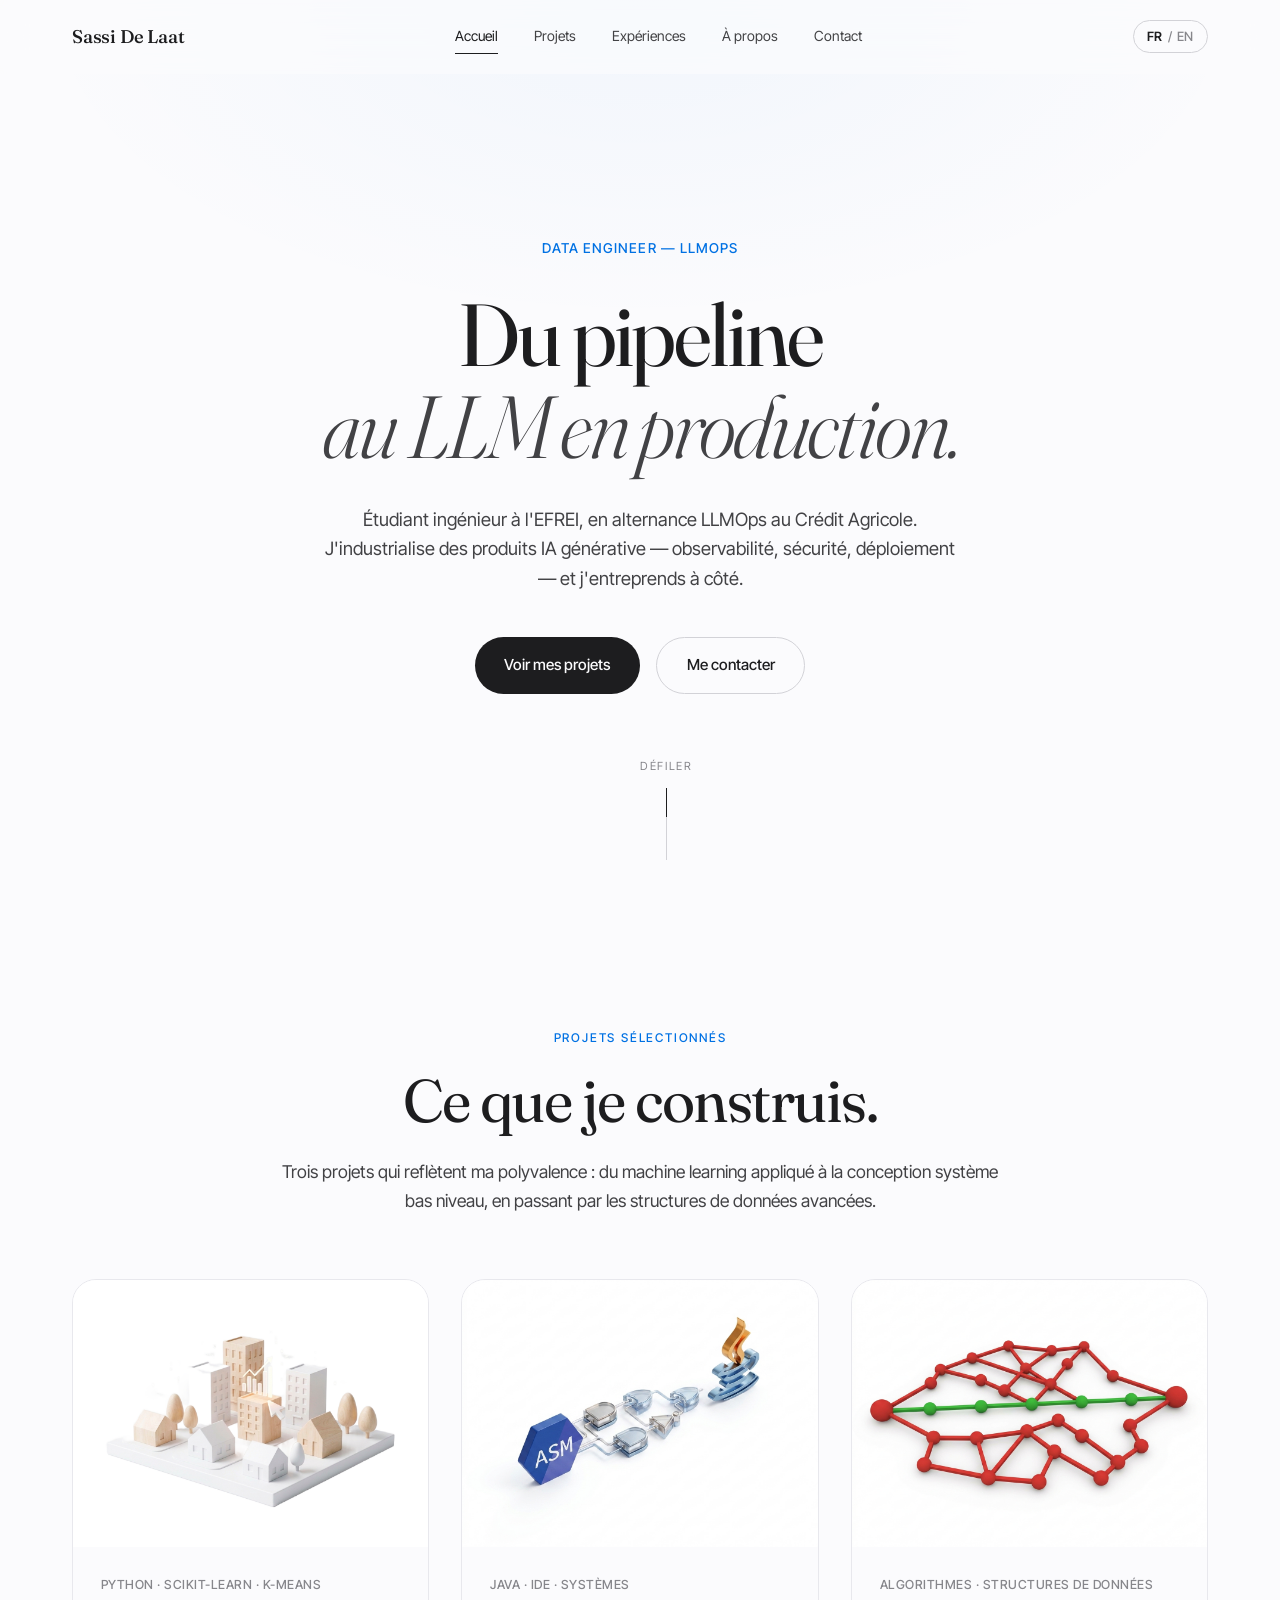
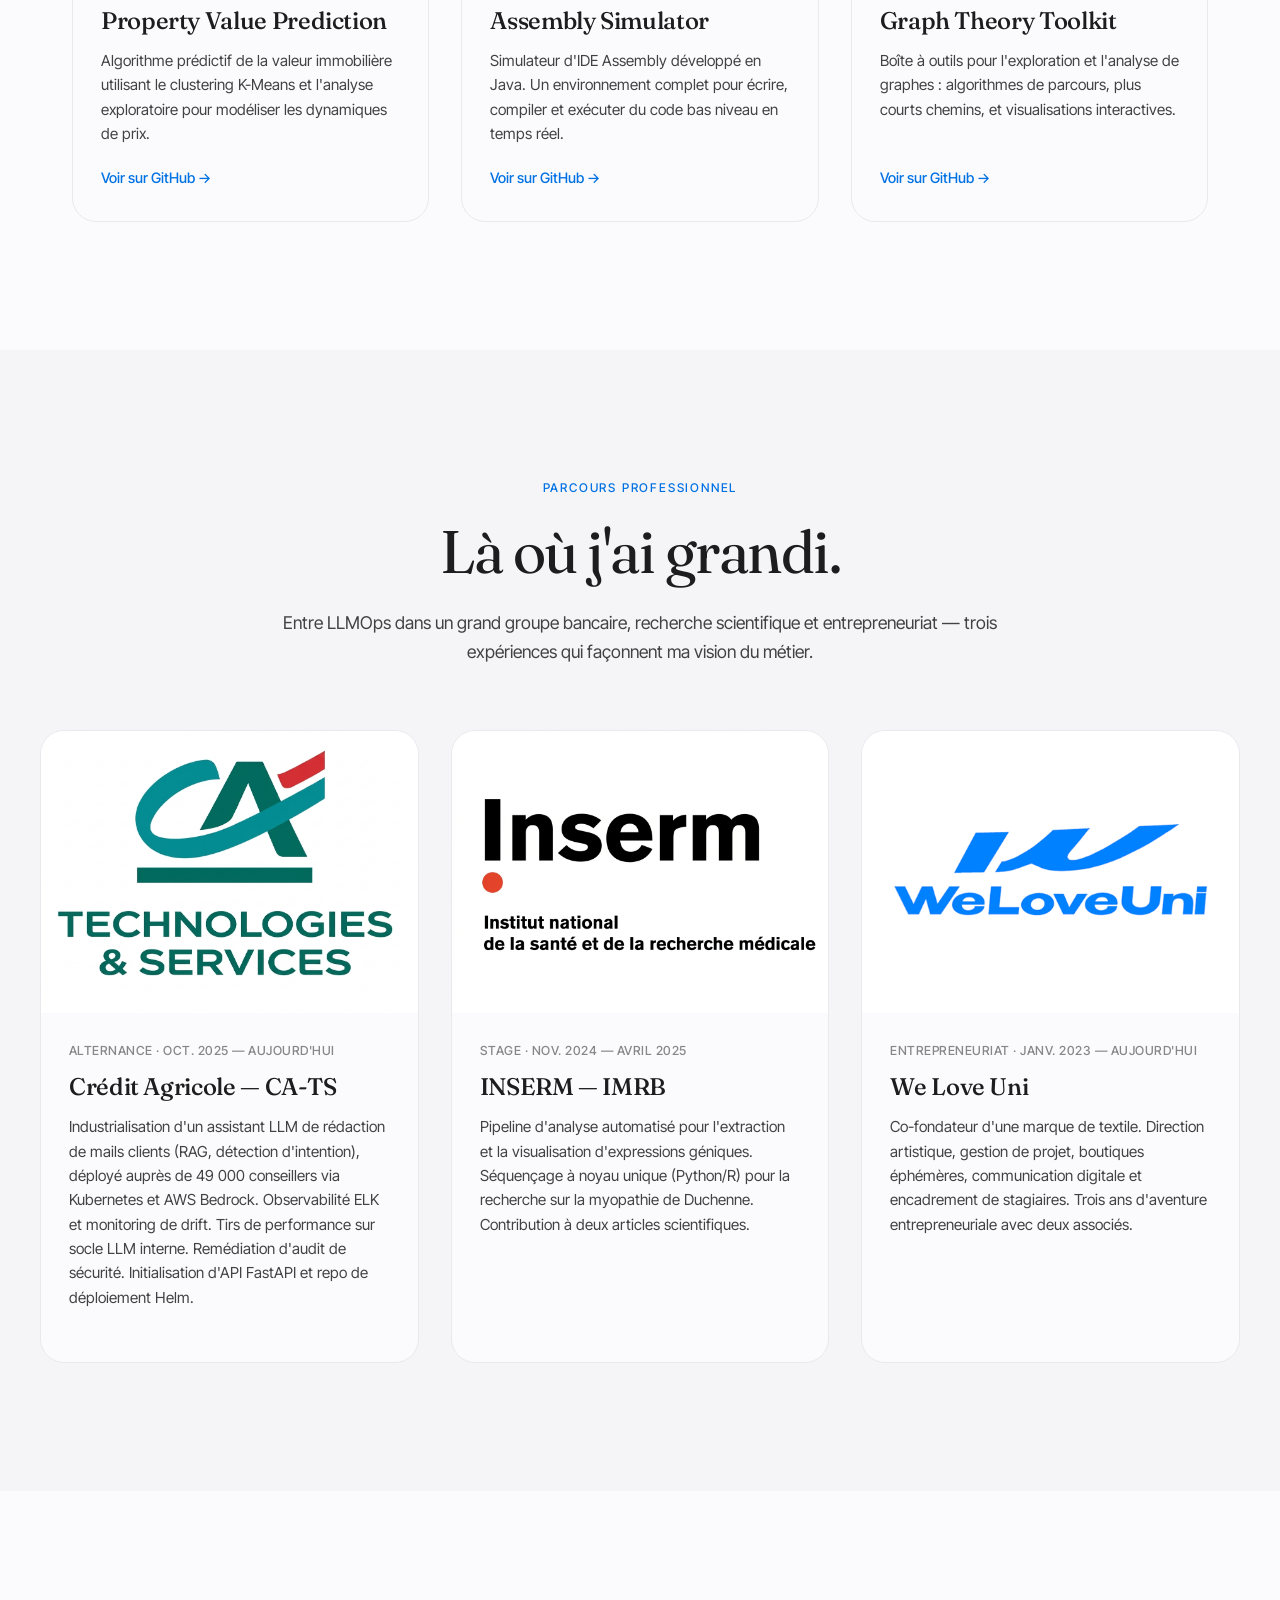
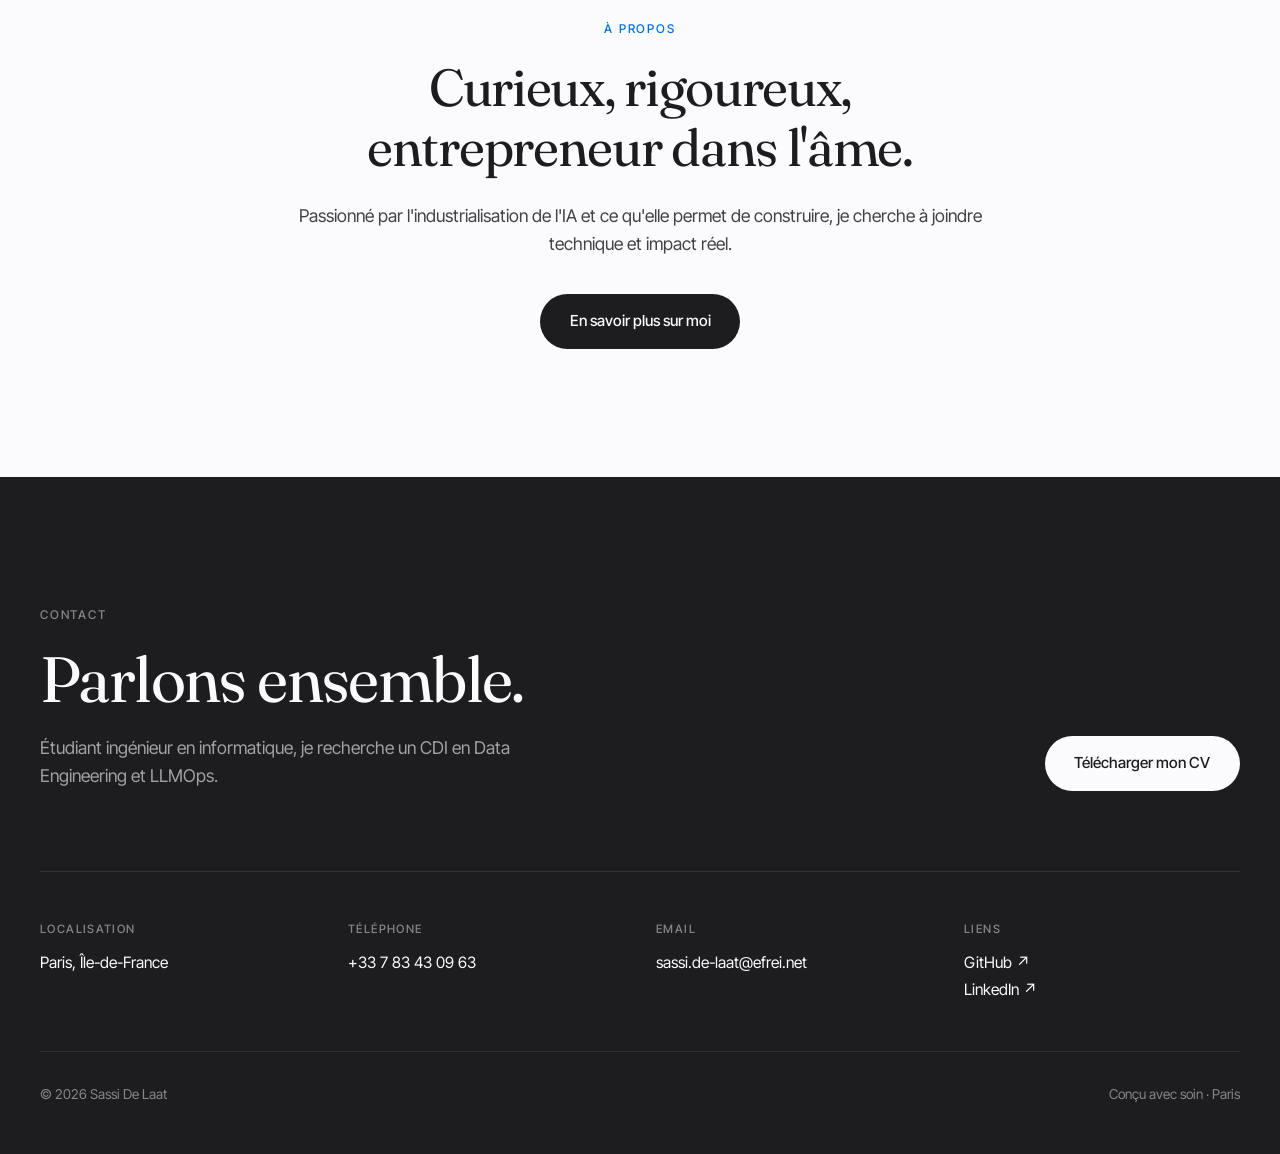
<file: index.html>
<!DOCTYPE html>
<html lang="fr">
<head>
  <meta charset="UTF-8" />
  <meta name="viewport" content="width=device-width, initial-scale=1.0" />
  <meta name="description" content="Sassi De Laat — Data Engineer & LLMOps. Étudiant ingénieur à l'EFREI, majeure Big Data & Machine Learning. Industrialisation de produits IA générative." />
  <title>Sassi De Laat — Data Engineer · LLMOps</title>
  <link rel="preconnect" href="https://fonts.googleapis.com" />
  <link rel="preconnect" href="https://fonts.gstatic.com" crossorigin />
  <link href="https://fonts.googleapis.com/css2?family=Fraunces:opsz,wght@9..144,300;9..144,400;9..144,500;9..144,600&family=Inter+Tight:wght@300;400;500;600&display=swap" rel="stylesheet" />
  <link rel="stylesheet" href="assets/style.css" />
</head>
<body>
  <!-- NAVIGATION -->
  <nav class="nav">
    <div class="nav-inner">
      <a href="index.html" class="nav-logo">Sassi De Laat</a>
      <div class="nav-links">
        <a href="index.html" class="nav-link active" data-i18n="nav.home">Accueil</a>
        <a href="index.html#projects" class="nav-link" data-i18n="nav.projects">Projets</a>
        <a href="index.html#experience" class="nav-link" data-i18n="nav.experience">Expériences</a>
        <a href="about.html" class="nav-link" data-i18n="nav.about">À propos</a>
        <a href="index.html#contact" class="nav-link" data-i18n="nav.contact">Contact</a>
      </div>
      <button class="lang-toggle" id="langToggle" aria-label="Change language">
        <span class="lang-current">FR</span>
        <span class="lang-sep">/</span>
        <span class="lang-other">EN</span>
      </button>
    </div>
  </nav>

  <!-- HERO -->
  <header class="hero">
    <div class="hero-inner">
      <p class="hero-eyebrow" data-i18n="hero.eyebrow">Data Engineer — LLMOps</p>
      <h1 class="hero-title">
        <span data-i18n="hero.title.1">Du pipeline</span><br />
        <em data-i18n="hero.title.2">au LLM en production.</em>
      </h1>
      <p class="hero-subtitle" data-i18n="hero.subtitle">Étudiant ingénieur à l'EFREI, en alternance LLMOps au Crédit Agricole. J'industrialise des produits IA générative — observabilité, sécurité, déploiement — et j'entreprends à côté.</p>
      <div class="hero-ctas">
        <a href="#projects" class="btn btn-primary" data-i18n="hero.cta.projects">Voir mes projets</a>
        <a href="#contact" class="btn btn-ghost" data-i18n="hero.cta.contact">Me contacter</a>
      </div>
    </div>
    <div class="hero-scroll">
      <span data-i18n="hero.scroll">Défiler</span>
      <div class="hero-scroll-line"></div>
    </div>
  </header>

  <!-- PROJECTS -->
  <section class="section" id="projects">
    <div class="section-head">
      <p class="section-label" data-i18n="projects.label">Projets sélectionnés</p>
      <h2 class="section-title" data-i18n="projects.title">Ce que je construis.</h2>
      <p class="section-desc" data-i18n="projects.desc">Trois projets qui reflètent ma polyvalence : du machine learning appliqué à la conception système bas niveau, en passant par les structures de données avancées.</p>
    </div>

    <div class="grid-3">
      <a href="https://github.com/Sassidl/Property-value-prediction" class="card" target="_blank" rel="noopener">
        <div class="card-image">
          <img src="assets/images/project-property.png" alt="Property Value Prediction" onerror="this.style.display='none';this.parentElement.classList.add('no-image');" />
          <div class="card-image-placeholder"><span>01</span></div>
        </div>
        <div class="card-body">
          <p class="card-meta">Python · Scikit-learn · K-Means</p>
          <h3 class="card-title">Property Value Prediction</h3>
          <p class="card-desc" data-i18n="project.1.desc">Algorithme prédictif de la valeur immobilière utilisant le clustering K-Means et l'analyse exploratoire pour modéliser les dynamiques de prix.</p>
          <span class="card-link" data-i18n="project.link">Voir sur GitHub →</span>
        </div>
      </a>

      <a href="https://github.com/Sassidl/Java-Assembler-Simulator" class="card" target="_blank" rel="noopener">
        <div class="card-image">
          <img src="assets/images/project-assembly.png" alt="Assembly Simulator" onerror="this.style.display='none';this.parentElement.classList.add('no-image');" />
          <div class="card-image-placeholder"><span>02</span></div>
        </div>
        <div class="card-body">
          <p class="card-meta">Java · IDE · Systèmes</p>
          <h3 class="card-title">Assembly Simulator</h3>
          <p class="card-desc" data-i18n="project.2.desc">Simulateur d'IDE Assembly développé en Java. Un environnement complet pour écrire, compiler et exécuter du code bas niveau en temps réel.</p>
          <span class="card-link" data-i18n="project.link">Voir sur GitHub →</span>
        </div>
      </a>

      <a href="https://github.com/Sassidl/GraphTheoryToolkit" class="card" target="_blank" rel="noopener">
        <div class="card-image">
          <img src="assets/images/project-graph.png" alt="Graph Theory Toolkit" onerror="this.style.display='none';this.parentElement.classList.add('no-image');" />
          <div class="card-image-placeholder"><span>03</span></div>
        </div>
        <div class="card-body">
          <p class="card-meta">Algorithmes · Structures de données</p>
          <h3 class="card-title">Graph Theory Toolkit</h3>
          <p class="card-desc" data-i18n="project.3.desc">Boîte à outils pour l'exploration et l'analyse de graphes : algorithmes de parcours, plus courts chemins, et visualisations interactives.</p>
          <span class="card-link" data-i18n="project.link">Voir sur GitHub →</span>
        </div>
      </a>
    </div>
  </section>

  <!-- EXPERIENCE -->
  <section class="section section-alt" id="experience">
    <div class="section-head">
      <p class="section-label" data-i18n="exp.label">Parcours professionnel</p>
      <h2 class="section-title" data-i18n="exp.title">Mes experiences professionelles</h2>
      <p class="section-desc" data-i18n="exp.desc">Entre LLMOps dans un grand groupe bancaire, recherche scientifique et entrepreneuriat — trois expériences qui façonnent ma vision du métier.</p>
    </div>

    <div class="grid-3">
      <article class="card card-exp">
        <div class="card-image">
          <img src="assets/images/exp-ca.png" alt="Crédit Agricole" onerror="this.style.display='none';this.parentElement.classList.add('no-image');" />
          <div class="card-image-placeholder card-image-placeholder-exp"><span>CA</span></div>
        </div>
        <div class="card-body">
          <p class="card-meta" data-i18n="exp.1.meta">Alternance · Oct. 2025 — Aujourd'hui</p>
          <h3 class="card-title">Crédit Agricole — CA-TS</h3>
          <p class="card-desc" data-i18n="exp.1.desc">Industrialisation d'un assistant LLM de rédaction de mails clients (RAG, détection d'intention), déployé auprès de 49 000 conseillers via Kubernetes et AWS Bedrock. Observabilité ELK et monitoring de drift. Tirs de performance sur socle LLM interne. Remédiation d'audit de sécurité. Initialisation d'API FastAPI et repo de déploiement Helm.</p>
        </div>
      </article>

      <article class="card card-exp">
        <div class="card-image">
          <img src="assets/images/exp-inserm.png" alt="INSERM" onerror="this.style.display='none';this.parentElement.classList.add('no-image');" />
          <div class="card-image-placeholder card-image-placeholder-exp"><span>IN</span></div>
        </div>
        <div class="card-body">
          <p class="card-meta" data-i18n="exp.2.meta">Stage · Nov. 2024 — Avril 2025</p>
          <h3 class="card-title">INSERM — IMRB</h3>
          <p class="card-desc" data-i18n="exp.2.desc">Pipeline d'analyse automatisé pour l'extraction et la visualisation d'expressions géniques. Séquençage à noyau unique (Python/R) pour la recherche sur la myopathie de Duchenne. Contribution à un articles scientifiques.</p>
        </div>
      </article>

      <article class="card card-exp">
        <div class="card-image">
          <img src="assets/images/exp-weloveuni.png" alt="We Love Uni" onerror="this.style.display='none';this.parentElement.classList.add('no-image');" />
          <div class="card-image-placeholder card-image-placeholder-exp"><span>WLU</span></div>
        </div>
        <div class="card-body">
          <p class="card-meta" data-i18n="exp.3.meta">Entrepreneuriat · Janv. 2023 — Aujourd'hui</p>
          <h3 class="card-title">We Love Uni</h3>
          <p class="card-desc" data-i18n="exp.3.desc">Co-fondateur d'une marque de textile. Direction artistique, gestion de projet, boutiques éphémères, communication digitale et encadrement de stagiaires. Trois ans d'aventure entrepreneuriale avec deux associés.</p>
        </div>
      </article>
    </div>
  </section>

  <!-- ABOUT TEASER -->
  <section class="section section-teaser">
    <div class="teaser-inner">
      <p class="section-label" data-i18n="teaser.label">À propos</p>
      <h2 class="teaser-title" data-i18n="teaser.title">Curieux, rigoureux, entrepreneur dans l'âme.</h2>
      <p class="teaser-desc" data-i18n="teaser.desc">Passionné par l'industrialisation de l'IA et ce qu'elle permet de construire, je cherche à joindre technique et impact réel.</p>
      <a href="about.html" class="btn btn-primary" data-i18n="teaser.cta">En savoir plus sur moi</a>
    </div>
  </section>

  <!-- CONTACT -->
  <footer class="footer" id="contact">
    <div id="footer-root"></div>
  </footer>

  <script src="assets/footer.js"></script>
  <script src="assets/script.js"></script>
</body>
</html>
</file>
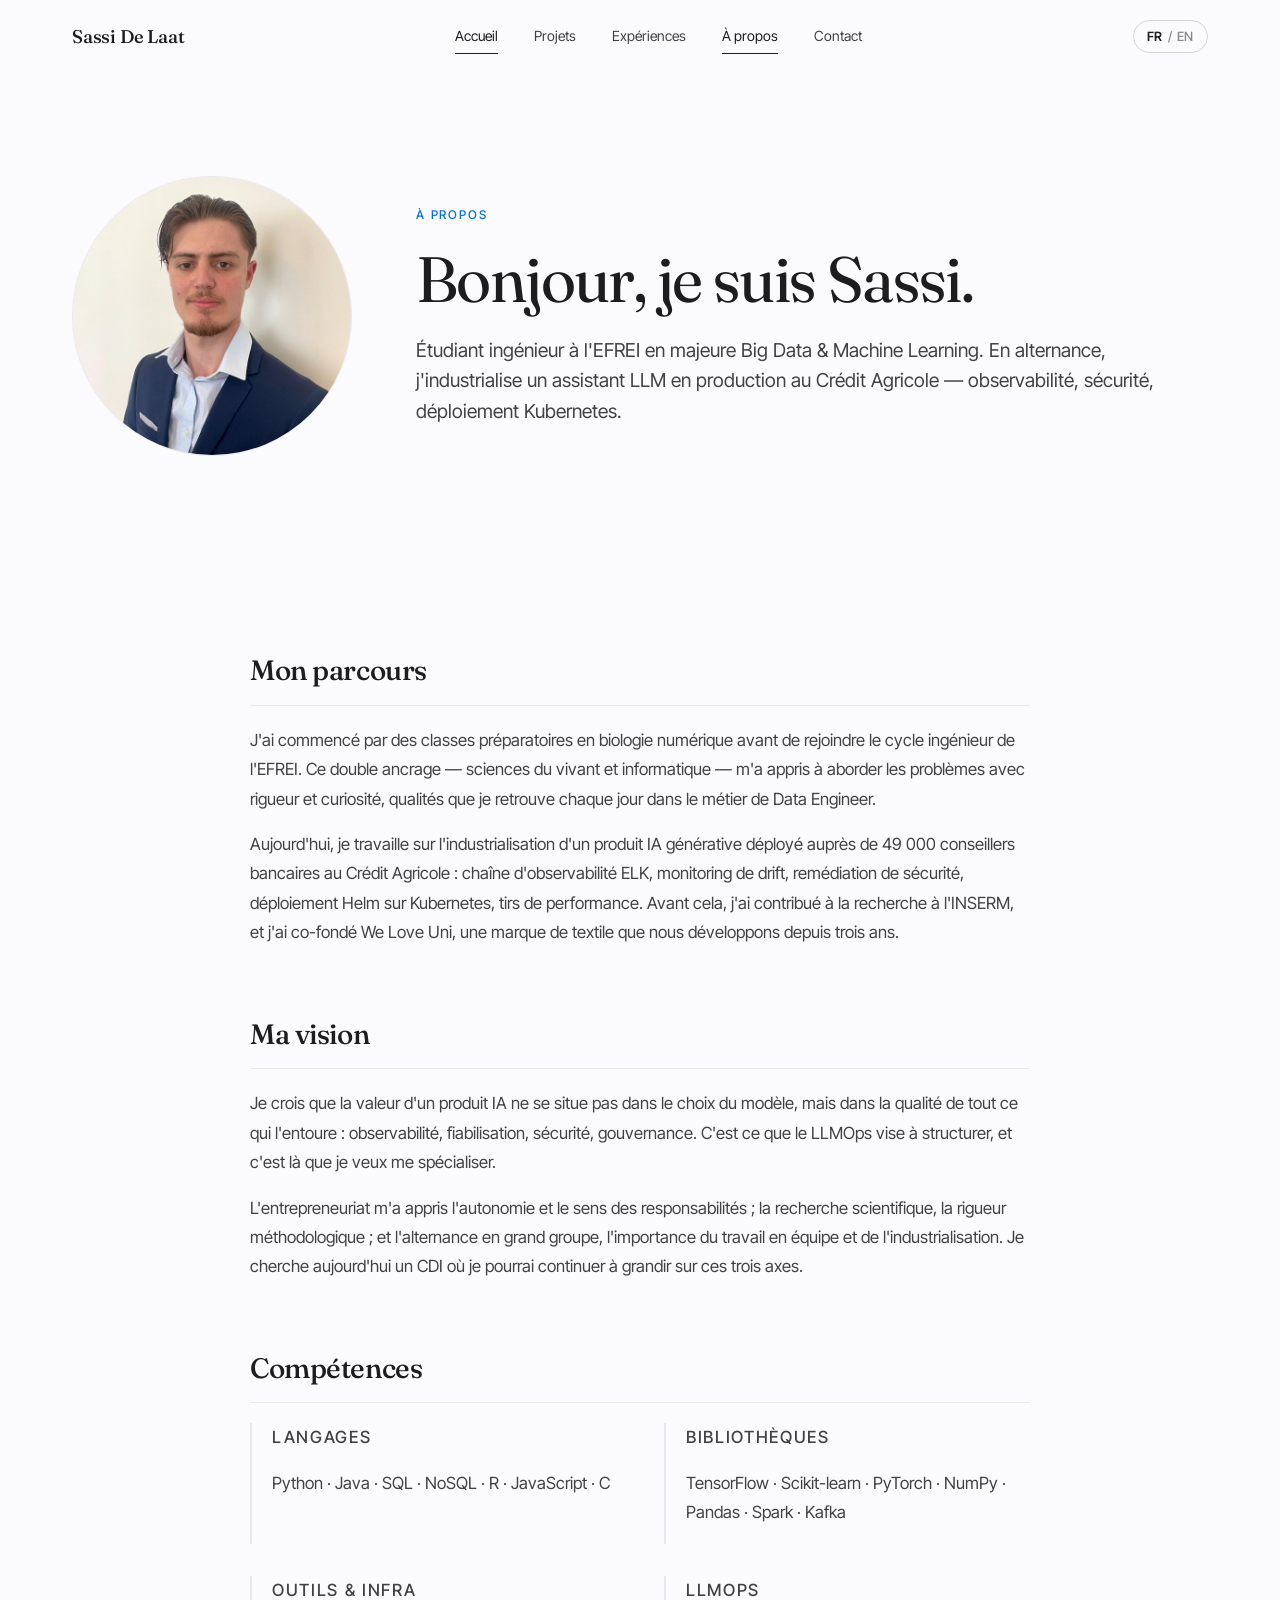
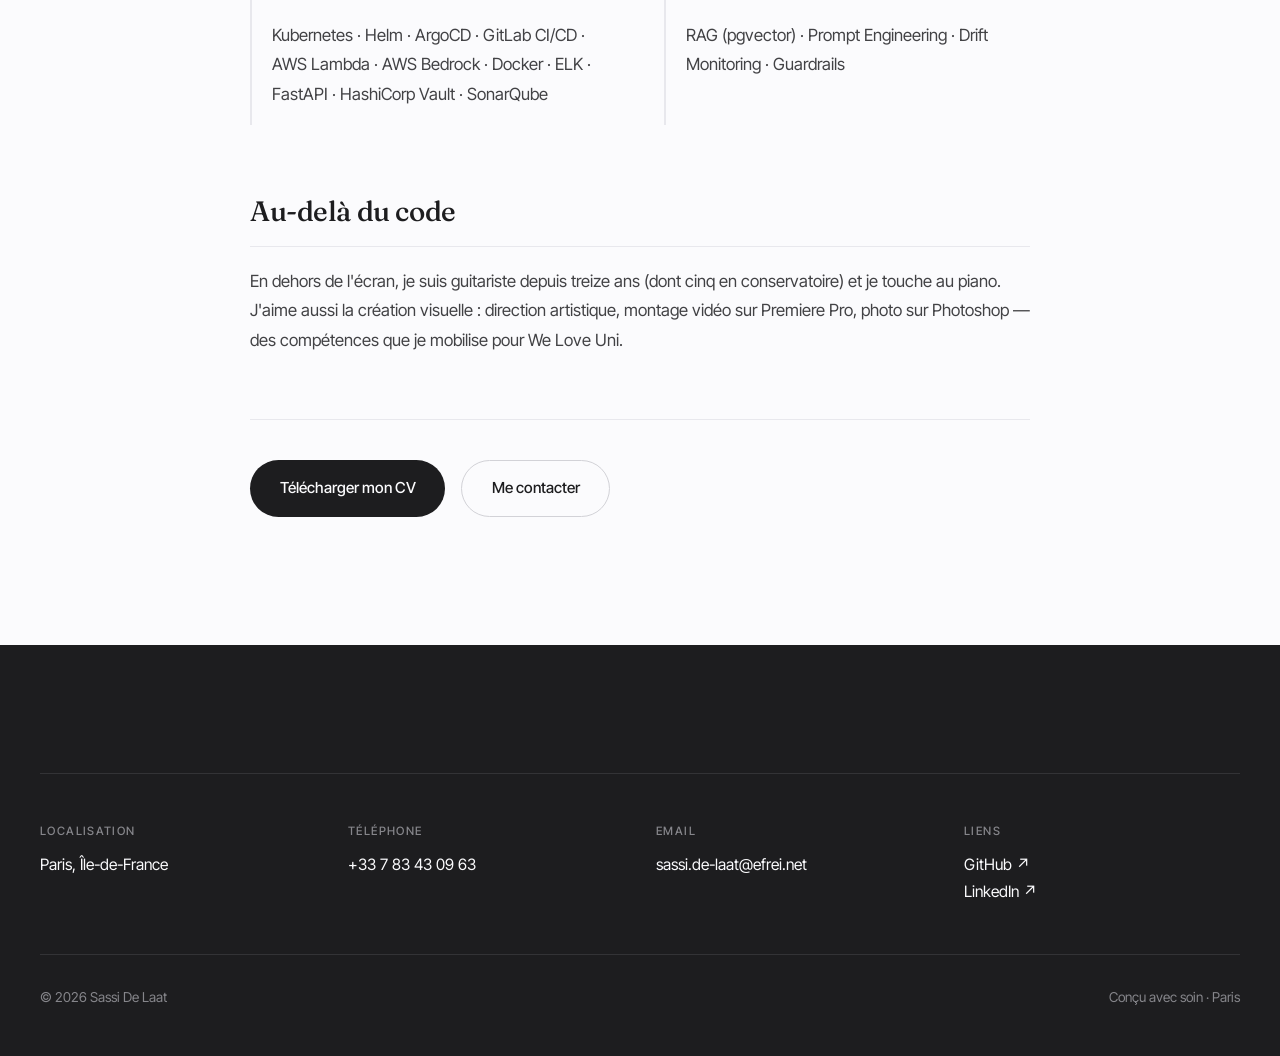
<file: about.html>
<!DOCTYPE html>
<html lang="fr">
<head>
  <meta charset="UTF-8" />
  <meta name="viewport" content="width=device-width, initial-scale=1.0" />
  <meta name="description" content="À propos de Sassi De Laat — Data Engineer & LLMOps, étudiant ingénieur EFREI." />
  <title>À propos — Sassi De Laat · LLMOps</title>
  <link rel="preconnect" href="https://fonts.googleapis.com" />
  <link rel="preconnect" href="https://fonts.gstatic.com" crossorigin />
  <link href="https://fonts.googleapis.com/css2?family=Fraunces:opsz,wght@9..144,300;9..144,400;9..144,500;9..144,600&family=Inter+Tight:wght@300;400;500;600&display=swap" rel="stylesheet" />
  <link rel="stylesheet" href="assets/style.css" />
</head>
<body>
  <!-- NAVIGATION -->
  <nav class="nav">
    <div class="nav-inner">
      <a href="index.html" class="nav-logo">Sassi De Laat</a>
      <div class="nav-links">
        <a href="index.html" class="nav-link" data-i18n="nav.home">Accueil</a>
        <a href="index.html#projects" class="nav-link" data-i18n="nav.projects">Projets</a>
        <a href="index.html#experience" class="nav-link" data-i18n="nav.experience">Expériences</a>
        <a href="about.html" class="nav-link active" data-i18n="nav.about">À propos</a>
        <a href="index.html#contact" class="nav-link" data-i18n="nav.contact">Contact</a>
      </div>
      <button class="lang-toggle" id="langToggle" aria-label="Change language">
        <span class="lang-current">FR</span>
        <span class="lang-sep">/</span>
        <span class="lang-other">EN</span>
      </button>
    </div>
  </nav>

  <!-- ABOUT HERO -->
  <section class="about-hero">
    <div class="about-hero-inner">
      <div class="about-photo">
        <img src="assets/images/profile.jpg" alt="Sassi De Laat" onerror="this.style.display='none';this.parentElement.classList.add('no-image');" />
        <div class="about-photo-placeholder">SDL</div>
      </div>
      <div class="about-intro">
        <p class="section-label" data-i18n="about.label">À propos</p>
        <h1 class="about-title" data-i18n="about.title">Bonjour, je suis Sassi.</h1>
        <p class="about-lead" data-i18n="about.lead">Étudiant ingénieur à l'EFREI en majeure Big Data & Machine Learning. En alternance, j'industrialise un assistant LLM en production au Crédit Agricole — observabilité, sécurité, déploiement Kubernetes.</p>
      </div>
    </div>
  </section>

  <!-- ABOUT CONTENT -->
  <section class="section">
    <div class="about-content">
      <div class="about-block">
        <h2 class="about-heading" data-i18n="about.story.title">Mon parcours</h2>
        <p data-i18n="about.story.p1">J'ai commencé par des classes préparatoires en biologie numérique avant de rejoindre le cycle ingénieur de l'EFREI. Ce double ancrage — sciences du vivant et informatique — m'a appris à aborder les problèmes avec rigueur et curiosité, qualités que je retrouve chaque jour dans le métier de Data Engineer.</p>
        <p data-i18n="about.story.p2">Aujourd'hui, je travaille sur l'industrialisation d'un produit IA générative déployé auprès de 49 000 conseillers bancaires au Crédit Agricole : chaîne d'observabilité ELK, monitoring de drift, remédiation de sécurité, déploiement Helm sur Kubernetes, tirs de performance. Avant cela, j'ai contribué à la recherche à l'INSERM, et j'ai co-fondé We Love Uni, une marque de textile que nous développons depuis trois ans.</p>
      </div>

      <div class="about-block">
        <h2 class="about-heading" data-i18n="about.approach.title">Ma vision</h2>
        <p data-i18n="about.approach.p1">Je crois que la valeur d'un produit IA ne se situe pas dans le choix du modèle, mais dans la qualité de tout ce qui l'entoure : observabilité, fiabilisation, sécurité, gouvernance. C'est ce que le LLMOps vise à structurer, et c'est là que je veux me spécialiser.</p>
        <p data-i18n="about.approach.p2">L'entrepreneuriat m'a appris l'autonomie et le sens des responsabilités ; la recherche scientifique, la rigueur méthodologique ; et l'alternance en grand groupe, l'importance du travail en équipe et de l'industrialisation. Je cherche aujourd'hui un CDI où je pourrai continuer à grandir sur ces trois axes.</p>
      </div>

      <div class="about-block">
        <h2 class="about-heading" data-i18n="about.skills.title">Compétences</h2>
        <div class="skills-grid">
          <div class="skill-group">
            <p class="skill-label" data-i18n="about.skills.lang">Langages</p>
            <p class="skill-list">Python · Java · SQL · NoSQL · R · JavaScript · C</p>
          </div>
          <div class="skill-group">
            <p class="skill-label" data-i18n="about.skills.libs">Bibliothèques</p>
            <p class="skill-list">TensorFlow · Scikit-learn · PyTorch · NumPy · Pandas · Spark · Kafka</p>
          </div>
          <div class="skill-group">
            <p class="skill-label" data-i18n="about.skills.tools">Outils & Infra</p>
            <p class="skill-list">Kubernetes · Helm · ArgoCD · GitLab CI/CD · AWS Lambda · AWS Bedrock · Docker · ELK · FastAPI · HashiCorp Vault · SonarQube</p>
          </div>
          <div class="skill-group">
            <p class="skill-label" data-i18n="about.skills.viz">LLMOps</p>
            <p class="skill-list">RAG (pgvector) · Prompt Engineering · Drift Monitoring · Guardrails</p>
          </div>
        </div>
      </div>

      <div class="about-block">
        <h2 class="about-heading" data-i18n="about.beyond.title">Au-delà du code</h2>
        <p data-i18n="about.beyond.p1">En dehors de l'écran, je suis guitariste depuis treize ans (dont cinq en conservatoire) et je touche au piano. J'aime aussi la création visuelle : direction artistique, montage vidéo sur Premiere Pro, photo sur Photoshop — des compétences que je mobilise pour We Love Uni.</p>
      </div>

      <div class="about-cta">
        <a href="assets/CV_Sassi_De_Laat.pdf" download class="btn btn-primary" data-i18n="about.cta.cv">Télécharger mon CV</a>
        <a href="index.html#contact" class="btn btn-ghost" data-i18n="about.cta.contact">Me contacter</a>
      </div>
    </div>
  </section>

  <!-- FOOTER -->
  <footer class="footer" id="contact">
    <div id="footer-root"></div>
  </footer>

  <script src="assets/footer.js"></script>
  <script src="assets/script.js"></script>
</body>
</html>
</file>
<file: assets/style.css>
/* ============================================
   SASSI DE LAAT — PORTFOLIO
   Design: Refined Apple-like minimalism
   ============================================ */

:root {
  /* Palette */
  --color-bg: #fbfbfd;
  --color-bg-alt: #f5f5f7;
  --color-ink: #1d1d1f;
  --color-ink-soft: #424245;
  --color-ink-muted: #86868b;
  --color-line: #d2d2d7;
  --color-line-soft: #e8e8ed;
  --color-accent: #0071e3;
  --color-accent-hover: #0077ed;

  /* Typography */
  --font-display: 'Fraunces', Georgia, serif;
  --font-body: 'Inter Tight', -apple-system, BlinkMacSystemFont, sans-serif;

  /* Spacing scale */
  --space-xs: 0.5rem;
  --space-sm: 1rem;
  --space-md: 2rem;
  --space-lg: 4rem;
  --space-xl: 8rem;
  --space-xxl: 8rem;

  /* Container */
  --container-max: 1200px;
  --container-pad: 2rem;

  /* Motion */
  --ease: cubic-bezier(0.16, 1, 0.3, 1);
  --ease-smooth: cubic-bezier(0.4, 0, 0.2, 1);
}

/* ============================================
   RESET & BASE
   ============================================ */
*, *::before, *::after {
  box-sizing: border-box;
  margin: 0;
  padding: 0;
}

html {
  scroll-behavior: smooth;
  -webkit-font-smoothing: antialiased;
  -moz-osx-font-smoothing: grayscale;
}

body {
  font-family: var(--font-body);
  font-size: 17px;
  line-height: 1.6;
  color: var(--color-ink);
  background: var(--color-bg);
  overflow-x: hidden;
}

a {
  color: inherit;
  text-decoration: none;
  transition: opacity 0.3s var(--ease);
}

img {
  max-width: 100%;
  display: block;
}

button {
  font-family: inherit;
  cursor: pointer;
  border: none;
  background: none;
}

/* ============================================
   NAVIGATION
   ============================================ */
.nav {
  position: fixed;
  top: 0;
  left: 0;
  right: 0;
  z-index: 100;
  backdrop-filter: saturate(180%) blur(20px);
  -webkit-backdrop-filter: saturate(180%) blur(20px);
  background: rgba(251, 251, 253, 0.72);
  border-bottom: 1px solid transparent;
  transition: border-color 0.3s var(--ease);
}

.nav.scrolled {
  border-bottom-color: var(--color-line-soft);
}

.nav-inner {
  max-width: var(--container-max);
  margin: 0 auto;
  padding: 1.25rem var(--container-pad);
  display: flex;
  align-items: center;
  justify-content: space-between;
  gap: 2rem;
}

.nav-logo {
  font-family: var(--font-display);
  font-size: 1.15rem;
  font-weight: 500;
  letter-spacing: -0.01em;
}

.nav-links {
  display: flex;
  gap: 2.25rem;
}

.nav-link {
  font-size: 0.875rem;
  font-weight: 400;
  color: var(--color-ink-soft);
  position: relative;
  padding: 0.25rem 0;
}

.nav-link:hover {
  color: var(--color-ink);
}

.nav-link.active {
  color: var(--color-ink);
}

.nav-link.active::after {
  content: '';
  position: absolute;
  bottom: -2px;
  left: 0;
  right: 0;
  height: 1px;
  background: var(--color-ink);
}

.lang-toggle {
  display: flex;
  align-items: center;
  gap: 0.35rem;
  font-size: 0.8rem;
  font-weight: 500;
  color: var(--color-ink-soft);
  padding: 0.5rem 0.85rem;
  border: 1px solid var(--color-line);
  border-radius: 100px;
  transition: all 0.3s var(--ease);
}

.lang-toggle:hover {
  border-color: var(--color-ink);
  color: var(--color-ink);
}

.lang-toggle .lang-current {
  color: var(--color-ink);
  font-weight: 600;
}

.lang-toggle .lang-sep {
  color: var(--color-ink-muted);
}

.lang-toggle .lang-other {
  color: var(--color-ink-muted);
}

/* ============================================
   HERO
   ============================================ */
.hero {
  min-height: 100vh;
  display: flex;
  align-items: center;
  justify-content: center;
  padding: 8rem var(--container-pad) 6rem;
  position: relative;
  background:
    radial-gradient(ellipse 80% 60% at 50% 0%, rgba(0, 113, 227, 0.04) 0%, transparent 60%),
    var(--color-bg);
}

.hero-inner {
  max-width: 900px;
  text-align: center;
  animation: fadeUp 1.2s var(--ease) both;
}

.hero-eyebrow {
  font-size: 0.85rem;
  font-weight: 500;
  letter-spacing: 0.08em;
  text-transform: uppercase;
  color: var(--color-accent);
  margin-bottom: 1.75rem;
  animation: fadeUp 0.8s var(--ease) 0.1s both;
}

.hero-title {
  font-family: var(--font-display);
  font-size: clamp(2.75rem, 7vw, 5.5rem);
  font-weight: 400;
  line-height: 1.05;
  letter-spacing: -0.03em;
  color: var(--color-ink);
  margin-bottom: 2rem;
  animation: fadeUp 0.9s var(--ease) 0.2s both;
}

.hero-title em {
  font-style: italic;
  font-weight: 300;
  color: var(--color-ink-soft);
}

.hero-subtitle {
  font-size: 1.15rem;
  line-height: 1.6;
  color: var(--color-ink-soft);
  max-width: 640px;
  margin: 0 auto 2.75rem;
  animation: fadeUp 1s var(--ease) 0.3s both;
}

.hero-ctas {
  display: flex;
  gap: 1rem;
  justify-content: center;
  flex-wrap: wrap;
  animation: fadeUp 1.1s var(--ease) 0.4s both;
}

.hero-scroll {
  position: absolute;
  bottom: 2.5rem;
  left: 50%;
  transform: translateX(-50%);
  display: flex;
  flex-direction: column;
  align-items: center;
  gap: 0.75rem;
  font-size: 0.7rem;
  letter-spacing: 0.15em;
  text-transform: uppercase;
  color: var(--color-ink-muted);
  animation: fadeUp 1.3s var(--ease) 0.6s both;
}

.hero-scroll-line {
  width: 1px;
  height: 72px;
  background: var(--color-line);
  position: relative;
  overflow: hidden;
}

.hero-scroll-line::after {
  content: '';
  position: absolute;
  top: 0;
  left: 0;
  right: 0;
  height: 40%;
  background: var(--color-ink);
  animation: scrollIndicator 2.5s infinite;
}

@keyframes fadeUp {
  from {
    opacity: 0;
    transform: translateY(24px);
  }
  to {
    opacity: 1;
    transform: translateY(0);
  }
}

@keyframes scrollIndicator {
  0% { transform: translateY(-100%); }
  50% { transform: translateY(300%); }
  100% { transform: translateY(-100%); }
}

/* ============================================
   BUTTONS
   ============================================ */
.btn {
  display: inline-flex;
  align-items: center;
  justify-content: center;
  padding: 0.95rem 1.85rem;
  font-size: 0.95rem;
  font-weight: 500;
  border-radius: 100px;
  transition: all 0.35s var(--ease);
  white-space: nowrap;
}

.btn-primary {
  background: var(--color-ink);
  color: var(--color-bg);
}

.btn-primary:hover {
  background: var(--color-accent);
  transform: translateY(-2px);
  box-shadow: 0 10px 30px rgba(0, 113, 227, 0.25);
}

.btn-ghost {
  background: transparent;
  color: var(--color-ink);
  border: 1px solid var(--color-line);
}

.btn-ghost:hover {
  border-color: var(--color-ink);
  transform: translateY(-2px);
}

/* ============================================
   SECTIONS
   ============================================ */
.section {
  padding: var(--space-xxl) var(--container-pad);
  max-width: var(--container-max);
  margin: 0 auto;
}

.section-alt {
  background: var(--color-bg-alt);
  max-width: none;
  margin: 0;
}

.section-alt > * {
  max-width: var(--container-max);
  margin-left: auto;
  margin-right: auto;
}

.section-head {
  max-width: 720px;
  margin: 0 auto var(--space-lg);
  text-align: center;
}

.section-label {
  font-size: 0.75rem;
  font-weight: 500;
  letter-spacing: 0.15em;
  text-transform: uppercase;
  color: var(--color-accent);
  margin-bottom: 1.25rem;
}

.section-title {
  font-family: var(--font-display);
  font-size: clamp(2.25rem, 5vw, 3.75rem);
  font-weight: 400;
  line-height: 1.1;
  letter-spacing: -0.025em;
  color: var(--color-ink);
  margin-bottom: 1.5rem;
}

.section-desc {
  font-size: 1.1rem;
  color: var(--color-ink-soft);
  line-height: 1.65;
}

/* ============================================
   GRID & CARDS
   ============================================ */
.grid-3 {
  display: grid;
  grid-template-columns: repeat(3, 1fr);
  gap: 2rem;
}

.card {
  display: flex;
  flex-direction: column;
  background: var(--color-bg);
  border-radius: 24px;
  overflow: hidden;
  border: 1px solid var(--color-line-soft);
  transition: all 0.5s var(--ease);
  opacity: 0;
  transform: translateY(30px);
}

.card.visible {
  opacity: 1;
  transform: translateY(0);
}

.card:hover {
  transform: translateY(-6px);
  border-color: var(--color-line);
  box-shadow: 0 30px 60px -20px rgba(0, 0, 0, 0.12);
}

.card-image {
  position: relative;
  aspect-ratio: 4 / 3;
  overflow: hidden;
  background: linear-gradient(135deg, #f5f5f7 0%, #e8e8ed 100%);
}

.card-image img {
  width: 100%;
  height: 100%;
  object-fit: cover;
  transition: transform 0.8s var(--ease);
}

.card:hover .card-image img {
  transform: scale(1.04);
}

.card-image-placeholder {
  position: absolute;
  inset: 0;
  display: flex;
  align-items: center;
  justify-content: center;
  font-family: var(--font-display);
  font-size: 4.5rem;
  font-weight: 300;
  color: var(--color-ink-muted);
  font-style: italic;
  pointer-events: none;
}

.card-image:not(.no-image) .card-image-placeholder {
  opacity: 0;
}

.card-image.no-image .card-image-placeholder {
  opacity: 1;
}

.card-image-placeholder-exp {
  font-size: 3rem;
  letter-spacing: 0.02em;
}

.card-body {
  padding: 1.75rem 1.75rem 2rem;
  display: flex;
  flex-direction: column;
  flex: 1;
}

.card-meta {
  font-size: 0.78rem;
  font-weight: 500;
  letter-spacing: 0.04em;
  color: var(--color-ink-muted);
  text-transform: uppercase;
  margin-bottom: 0.75rem;
}

.card-title {
  font-family: var(--font-display);
  font-size: 1.5rem;
  font-weight: 500;
  line-height: 1.2;
  letter-spacing: -0.015em;
  color: var(--color-ink);
  margin-bottom: 0.85rem;
}

.card-desc {
  font-size: 0.95rem;
  line-height: 1.6;
  color: var(--color-ink-soft);
  margin-bottom: 1.25rem;
  flex: 1;
}

.card-link {
  font-size: 0.9rem;
  font-weight: 500;
  color: var(--color-accent);
  display: inline-flex;
  align-items: center;
  transition: transform 0.3s var(--ease);
}

.card:hover .card-link {
  transform: translateX(4px);
}

.card-exp {
  cursor: default;
}

.card-exp:hover {
  transform: translateY(-4px);
}

/* ============================================
   TEASER SECTION
   ============================================ */
.section-teaser {
  text-align: center;
  padding: var(--space-xl) var(--container-pad);
  max-width: var(--container-max);
  margin: 0 auto;
}

.teaser-inner {
  max-width: 720px;
  margin: 0 auto;
}

.teaser-title {
  font-family: var(--font-display);
  font-size: clamp(2rem, 4.5vw, 3.25rem);
  font-weight: 400;
  line-height: 1.15;
  letter-spacing: -0.025em;
  margin: 1.25rem 0 1.5rem;
}

.teaser-desc {
  font-size: 1.1rem;
  color: var(--color-ink-soft);
  margin-bottom: 2.25rem;
}

/* ============================================
   ABOUT PAGE
   ============================================ */
.about-hero {
  padding: 11rem var(--container-pad) var(--space-lg);
  max-width: var(--container-max);
  margin: 0 auto;
}

.about-hero-inner {
  display: grid;
  grid-template-columns: 280px 1fr;
  gap: 4rem;
  align-items: center;
}

.about-photo {
  position: relative;
  aspect-ratio: 1;
  border-radius: 50%;
  overflow: hidden;
  background: linear-gradient(135deg, #f5f5f7 0%, #e8e8ed 100%);
  border: 1px solid var(--color-line-soft);
}

.about-photo img {
  width: 100%;
  height: 100%;
  object-fit: cover;
}

.about-photo-placeholder {
  position: absolute;
  inset: 0;
  display: flex;
  align-items: center;
  justify-content: center;
  font-family: var(--font-display);
  font-size: 3.5rem;
  font-weight: 300;
  color: var(--color-ink-muted);
  font-style: italic;
}

.about-photo:not(.no-image) .about-photo-placeholder {
  opacity: 0;
}

.about-photo.no-image .about-photo-placeholder {
  opacity: 1;
}

.about-title {
  font-family: var(--font-display);
  font-size: clamp(2.5rem, 5vw, 4rem);
  font-weight: 400;
  line-height: 1.1;
  letter-spacing: -0.025em;
  margin: 1rem 0 1.25rem;
}

.about-lead {
  font-size: 1.2rem;
  line-height: 1.6;
  color: var(--color-ink-soft);
}

.about-content {
  max-width: 780px;
  margin: 0 auto;
}

.about-block {
  margin-bottom: 4rem;
}

.about-heading {
  font-family: var(--font-display);
  font-size: 1.75rem;
  font-weight: 500;
  letter-spacing: -0.015em;
  margin-bottom: 1.25rem;
  padding-bottom: 0.75rem;
  border-bottom: 1px solid var(--color-line-soft);
}

.about-block p {
  font-size: 1.05rem;
  line-height: 1.75;
  color: var(--color-ink-soft);
  margin-bottom: 1rem;
}

.skills-grid {
  display: grid;
  grid-template-columns: repeat(2, 1fr);
  gap: 2rem 3rem;
  margin-top: 1rem;
}

.skill-group {
  border-left: 2px solid var(--color-line-soft);
  padding-left: 1.25rem;
}

.skill-label {
  font-size: 0.75rem;
  font-weight: 500;
  letter-spacing: 0.1em;
  text-transform: uppercase;
  color: var(--color-ink-muted);
  margin-bottom: 0.5rem;
}

.skill-list {
  font-size: 1rem;
  color: var(--color-ink);
  line-height: 1.55;
}

.about-cta {
  display: flex;
  gap: 1rem;
  flex-wrap: wrap;
  margin-top: 2.5rem;
  padding-top: 2.5rem;
  border-top: 1px solid var(--color-line-soft);
}

/* ============================================
   FOOTER
   ============================================ */
.footer {
  background: var(--color-ink);
  color: var(--color-bg);
  padding: var(--space-xl) var(--container-pad) 3rem;
}

.footer-inner {
  max-width: var(--container-max);
  margin: 0 auto;
}

.footer-top {
  display: grid;
  grid-template-columns: 1fr auto;
  gap: 3rem;
  align-items: end;
  margin-bottom: 5rem;
}

.footer .section-label {
  color: #86868b;
}

.footer-title {
  font-family: var(--font-display);
  font-size: clamp(2.5rem, 5vw, 4rem);
  font-weight: 400;
  line-height: 1.1;
  letter-spacing: -0.025em;
  margin: 1rem 0 1.25rem;
  color: var(--color-bg);
}

.footer-desc {
  font-size: 1.1rem;
  color: #a1a1a6;
  max-width: 520px;
  line-height: 1.6;
}

.footer-top .btn-primary {
  background: var(--color-bg);
  color: var(--color-ink);
}

.footer-top .btn-primary:hover {
  background: var(--color-accent);
  color: var(--color-bg);
}

.footer-grid {
  display: grid;
  grid-template-columns: repeat(4, 1fr);
  gap: 2rem;
  padding: 3rem 0;
  border-top: 1px solid #333336;
  border-bottom: 1px solid #333336;
}

.footer-label {
  font-size: 0.72rem;
  font-weight: 500;
  letter-spacing: 0.12em;
  text-transform: uppercase;
  color: #86868b;
  margin-bottom: 0.75rem;
}

.footer-value {
  font-size: 0.98rem;
  color: var(--color-bg);
  line-height: 1.7;
}

.footer-value a {
  transition: color 0.3s var(--ease);
}

.footer-value a:hover {
  color: var(--color-accent);
}

.footer-bottom {
  display: flex;
  justify-content: space-between;
  padding-top: 2rem;
  font-size: 0.85rem;
  color: #86868b;
}

/* ============================================
   RESPONSIVE
   ============================================ */
@media (max-width: 960px) {
  :root {
    --space-xxl: 6rem;
    --space-xl: 4rem;
  }

  .nav-links {
    display: none;
  }

  .nav-inner {
    padding: 1rem var(--container-pad);
  }

  .grid-3 {
    grid-template-columns: 1fr;
    gap: 1.5rem;
  }

  .about-hero-inner {
    grid-template-columns: 1fr;
    text-align: center;
    gap: 2rem;
  }

  .about-photo {
    width: 200px;
    margin: 0 auto;
  }

  .skills-grid {
    grid-template-columns: 1fr;
  }

  .footer-top {
    grid-template-columns: 1fr;
    gap: 2rem;
    align-items: start;
  }

  .footer-grid {
    grid-template-columns: repeat(2, 1fr);
    gap: 1.5rem;
  }

  .footer-bottom {
    flex-direction: column;
    gap: 0.5rem;
    text-align: center;
  }
}

@media (max-width: 560px) {
  :root {
    --container-pad: 1.25rem;
  }

  .hero-ctas {
    flex-direction: column;
    width: 100%;
  }

  .btn {
    width: 100%;
  }
}
</file>
